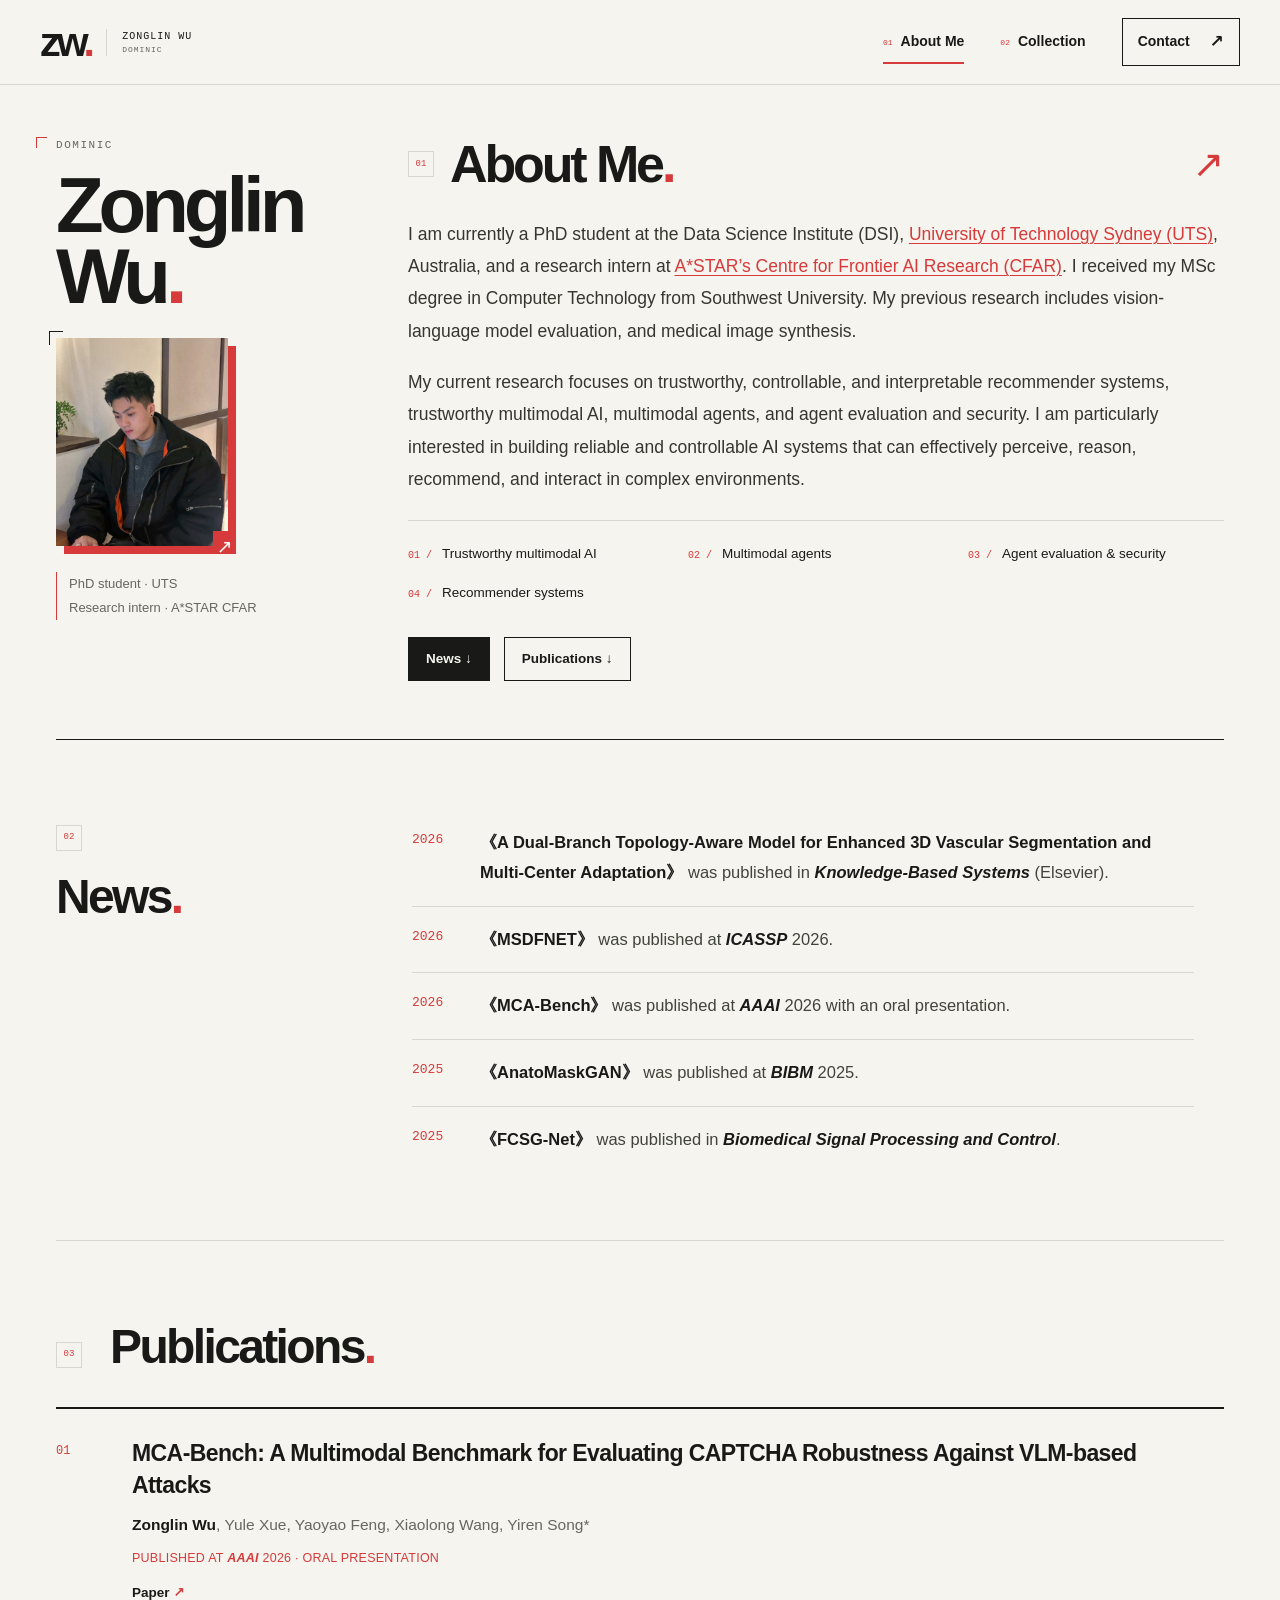
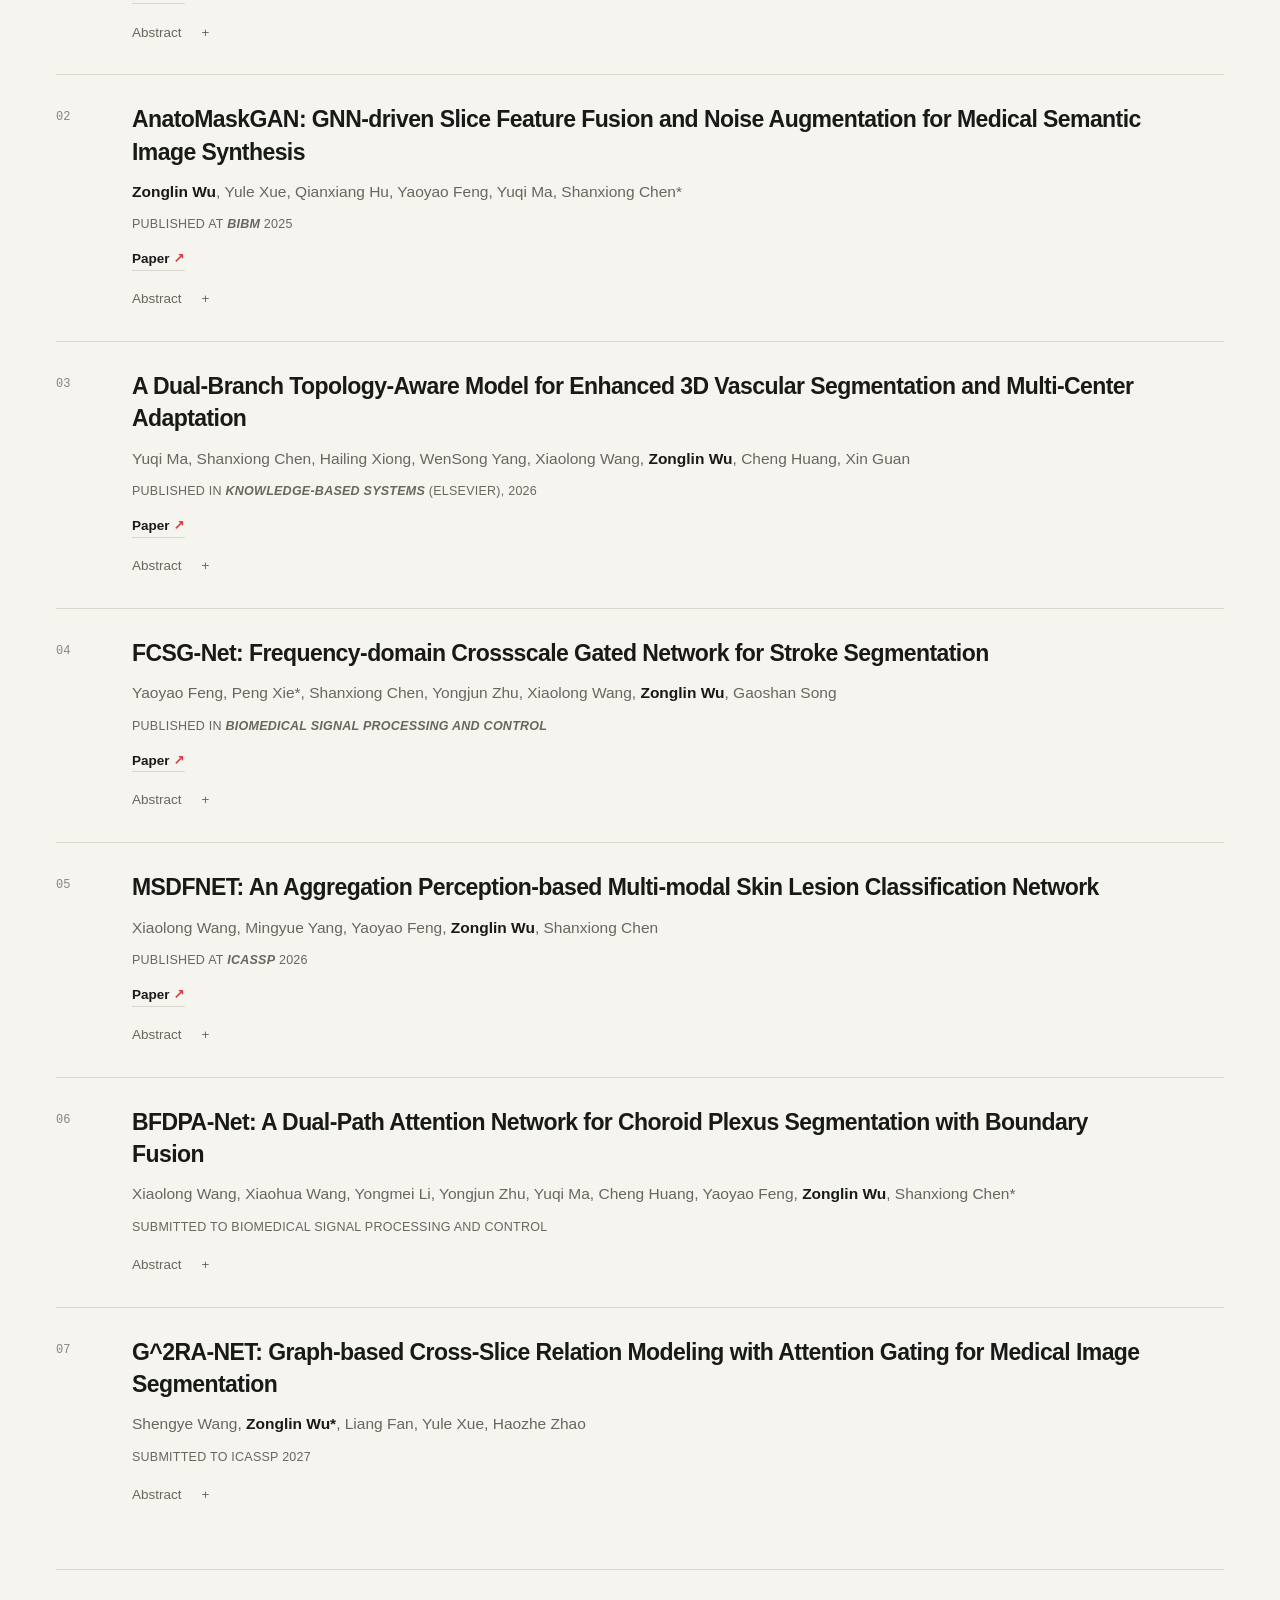
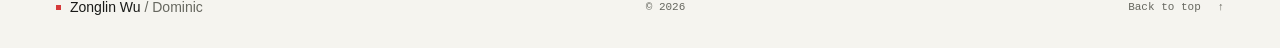
<file: index.html>
<!doctype html>
<html lang="en">
<head>
  <meta charset="utf-8" />
  <meta name="viewport" content="width=device-width, initial-scale=1" />
  <meta name="description" content="Zonglin Wu (Dominic). PhD student at UTS and research intern at A*STAR CFAR. Research and a collection of places along the way." />
  <meta name="theme-color" content="#f5f4ef" />
  <title>Zonglin Wu / Dominic — Research &amp; Collection</title>
  <script>document.documentElement.classList.add('js');</script>
  <link rel="icon" href="assets/favicon.svg" type="image/svg+xml" />
  <link rel="stylesheet" href="assets/style.css?v=affiliations" />
  <script src="assets/main.js" defer></script>
</head>
<body class="" id="top">
  <a class="skip-link" href="#main">Skip to content</a>
  <div class="reading-progress" aria-hidden="true"></div>
  <header class="site-header">
    <div class="header-inner">
      <a class="brand" href="index.html" aria-label="Zonglin Wu, home"><span class="brand-mark">zw<span>.</span></span><span class="brand-name">ZONGLIN WU<span>DOMINIC</span></span></a>
      <button class="menu-toggle" type="button" aria-expanded="false" aria-controls="site-nav"><span class="menu-lines" aria-hidden="true"></span><span class="menu-label">Menu</span></button>
      <nav class="site-nav" id="site-nav" aria-label="Main navigation">
        <a href="index.html" aria-current="page"><span class="nav-number" aria-hidden="true">01</span>About Me</a><a href="collection.html"><span class="nav-number" aria-hidden="true">02</span>Collection</a>
        <details class="contact-dropdown" id="contact-menu">
          <summary>Contact <span aria-hidden="true">↗</span></summary>
          <div class="contact-popover">
            <p class="eyebrow">CONTACT</p>
            <div class="contact-row"><span class="contact-kind">Academic</span><a href="mailto:Zonglin.Wu-1@student.uts.edu.au">Zonglin.Wu-1@student.uts.edu.au</a><button class="copy-button" type="button" data-copy="Zonglin.Wu-1@student.uts.edu.au" aria-label="Copy academic email">Copy</button></div>
            <div class="contact-row"><span class="contact-kind">Personal</span><a href="mailto:noheadwuzonglin@gmail.com">noheadwuzonglin@gmail.com</a><button class="copy-button" type="button" data-copy="noheadwuzonglin@gmail.com" aria-label="Copy personal email">Copy</button></div>
            <a class="contact-scholar" href="https://scholar.google.com/scholar?q=%22Zonglin+Wu%22" target="_blank" rel="noopener noreferrer">Google Scholar <span aria-hidden="true">↗</span></a>
          </div>
        </details>
      </nav>
    </div>
  </header>
  <main id="main">
    <section class="about-home wrap" id="about" aria-labelledby="about-title">
      <div class="profile-summary">
        <div class="profile-name"><p class="profile-alias">DOMINIC</p><h1>Zonglin<br /> Wu<span class="accent">.</span></h1></div>
        <figure class="profile-frame"><img class="profile-avatar" src="assets/profile.jpeg" width="1280" height="1707" alt="Zonglin Wu" fetchpriority="high" /><span class="profile-photo-mark" aria-hidden="true">↗</span></figure>
        <p class="profile-role">PhD student · UTS<br />Research intern · A*STAR CFAR</p>
      </div>
      <div class="about-home-copy"><div class="about-heading"><span class="section-number" aria-hidden="true">01</span><h2 id="about-title">About Me<span class="accent">.</span></h2><span class="heading-mark" aria-hidden="true">↗</span></div>
        <div class="about-body"><p>
          I am currently a PhD student at the Data Science Institute (DSI), <span class="affiliation-highlight">University of Technology Sydney (UTS)</span>, Australia, and a research intern at <span class="affiliation-highlight">A*STAR’s Centre for Frontier AI Research (CFAR)</span>. I received my MSc degree in Computer Technology from Southwest University. My previous research includes vision-language model evaluation, and medical image synthesis.
        </p>
<p>
          My current research focuses on trustworthy, controllable, and interpretable recommender systems, trustworthy multimodal AI, multimodal agents, and agent evaluation and security. I am particularly interested in building reliable and controllable AI systems that can effectively perceive, reason, recommend, and interact in complex environments.
        </p>
        <div class="focus-strip" aria-label="Research interests"><span>Trustworthy multimodal AI</span><span>Multimodal agents</span><span>Agent evaluation &amp; security</span><span>Recommender systems</span></div></div>
        <nav class="section-jump" aria-label="Research sections"><a href="#news">News ↓</a><a href="#papers">Publications ↓</a></nav>
      </div>
    </section>

    <section class="section wrap news-section" id="news" aria-labelledby="news-title">
      <div class="section-heading"><span class="section-number" aria-hidden="true">02</span><h2 id="news-title">News<span class="accent">.</span></h2></div>
      <div class="news-list" tabindex="0" role="region" aria-label="News updates"><article class="news-item important">
            <time>2026</time>
            <p><strong>《A Dual-Branch Topology-Aware Model for Enhanced 3D Vascular Segmentation and Multi-Center Adaptation》</strong> was published in <strong class="venue"><em>Knowledge-Based Systems</em></strong> (Elsevier).</p>
          </article><article class="news-item important">
            <time>2026</time>
            <p><strong>《MSDFNET》</strong> was published at <strong class="venue"><em>ICASSP</em></strong> 2026.</p>
          </article><article class="news-item important">
            <time>2026</time>
            <p><strong>《MCA-Bench》</strong> was published at <strong class="venue"><em>AAAI</em></strong> 2026 with an <i>oral presentation</i>.</p>
          </article>
        <article class="news-item">
            <time>2025</time>
            <p><strong>《AnatoMaskGAN》</strong> was published at <strong class="venue"><em>BIBM</em></strong> 2025.</p>
          </article><article class="news-item">
            <time>2025</time>
            <p><strong>《FCSG-Net》</strong> was published in <strong class="venue"><em>Biomedical Signal Processing and Control</em></strong>.</p>
          </article><article class="news-item">
            <time>2025</time>
            <p>Completed a multicenter diagnostic study on deep learning for femoral neck fracture detection and classification.</p>
          </article>
      </div>
    </section>

    <section class="section wrap papers-section" id="papers" aria-labelledby="papers-title">
      <div class="section-heading"><span class="section-number" aria-hidden="true">03</span><h2 id="papers-title">Publications<span class="accent">.</span></h2></div>
      <div class="paper-list"><article class="paper paper-featured">
            <div class="paper-no">01</div>
            <div class="paper-main">
              <h3>MCA-Bench: A Multimodal Benchmark for Evaluating CAPTCHA Robustness Against VLM-based Attacks</h3>
              <p class="authors"><strong>Zonglin Wu</strong>, Yule Xue, Yaoyao Feng, Xiaolong Wang, Yiren Song*</p>
              <p class="meta">published at <strong class="venue"><em>AAAI</em></strong> 2026 · Oral Presentation</p>
              <div class="actions">
                <a href="https://ojs.aaai.org/index.php/AAAI/article/view/41141" target="_blank" rel="noopener noreferrer">paper</a>
              </div>
              <details class="paper-abstract"><summary>Abstract <span aria-hidden="true">+</span></summary><p id="abs-1">As automated attack techniques rapidly advance, CAPTCHAs remain a critical defense mechanism against malicious bots. However, existing CAPTCHA schemes encompass a diverse range of modalities—from static distorted text and obfuscated images to interactive clicks, sliding puzzles, and logic-based questions—yet the community still lacks a unified, large-scale, multimodal benchmark to rigorously evaluate their security robustness. To address this gap, we introduce MCA-Bench, a comprehensive and reproducible benchmarking suite that integrates heterogeneous CAPTCHA types into a single evaluation protocol. Leveraging a shared vision–language model backbone, we fine-tune specialized cracking agents for each CAPTCHA category, enabling consistent, cross-modal assessments. Extensive experiments reveal that MCA-Bench effectively maps the vulnerability spectrum of modern CAPTCHA designs under varied attack settings, and—crucially—offers the first quantitative analysis of how challenge complexity, interaction depth, and model solvability interrelate. Based on these findings, we propose three actionable design principles and identify key open challenges, laying the groundwork for systematic CAPTCHA hardening, fair benchmarking, and broader community collaboration.</p></details>
            </div>
          </article><article class="paper">
            <div class="paper-no">02</div>
            <div class="paper-main">
              <h3>AnatoMaskGAN: GNN-driven Slice Feature Fusion and Noise Augmentation for Medical Semantic Image Synthesis</h3>
              <p class="authors"><strong>Zonglin Wu</strong>, Yule Xue, Qianxiang Hu, Yaoyao Feng, Yuqi Ma, Shanxiong Chen*</p>
              <p class="meta">published at <strong class="venue"><em>BIBM</em></strong> 2025</p>
              <div class="actions">
                <a href="https://ieeexplore.ieee.org/abstract/document/11356443" target="_blank" rel="noopener noreferrer">paper</a>
              </div>
              <details class="paper-abstract"><summary>Abstract <span aria-hidden="true">+</span></summary><p id="abs-2">Medical semantic-mask synthesis enhances data augmentation and analysis, yet most GAN-based methods still generate one-to-one images without maintaining spatial consistency across slices. To overcome this, we propose AnatoMaskGAN, a novel framework that embeds interslice spatial features, integrates diverse augmentation strategies, and optimizes deep feature learning for complex medical scans. Specifically, a GNN-based slice-feature fusion module models spatial relationships and aggregates contextual cues from neighboring slices, capturing anatomical structures more comprehensively. A 3D spatial noise-injection strategy fuses weighted spatial features with noise to enrich structural diversity, while a grayscale-texture classifier refines grayscale and texture representation during generation. Experiments on L2R-OASIS and L2R-Abdomen CT show that AnatoMaskGAN achieves 26.50 dB PSNR and 0.9229 SSIM on L2R-OASIS, surpassing the state of the art by 0.43 dB, and reaches 0.8602 SSIM on L2R-Abdomen CT, a 0.48-point improvement. Ablation studies confirm that removing any of the three modules degrades PSNR, SSIM, and LPIPS, verifying the effectiveness of each component in enhancing reconstruction fidelity and perceptual quality. Code is available at https://github.com/noheadwuzonglin/AnatoMaskGAN.</p></details>
            </div>
          </article><article class="paper">
            <div class="paper-no">03</div>
            <div class="paper-main">
              <h3>A Dual-Branch Topology-Aware Model for Enhanced 3D Vascular Segmentation and Multi-Center Adaptation</h3>
              <p class="authors">Yuqi Ma, Shanxiong Chen, Hailing Xiong, WenSong Yang, Xiaolong Wang, <strong>Zonglin Wu</strong>, Cheng Huang, Xin Guan</p>
              <p class="meta">published in <strong class="venue"><em>Knowledge-Based Systems</em></strong> (Elsevier), 2026</p>
              <div class="actions">
                <a href="https://www.sciencedirect.com/science/article/pii/S0950705126014310" target="_blank" rel="noopener noreferrer">paper</a>
              </div>
              <details class="paper-abstract"><summary>Abstract <span aria-hidden="true">+</span></summary><p id="abs-3">Three-dimensional (3D) vascular segmentation is essential for cerebrovascular disease diagnosis, surgical planning, and quantitative vascular analysis. However, accurate segmentation from Magnetic Resonance Angiography (MRA) remains challenging due to complex vascular topology, thin and tortuous branches, pathological morphological variations, and domain shifts caused by different imaging centers. Existing deep learning methods often focus on local voxel-wise representation and may fail to preserve global vascular connectivity or maintain stable performance across centers. To address these challenges, we propose a Dual-Branch Topology-Aware Model (DBT) for 3D vascular segmentation and multi-center adaptation. The proposed framework introduces a vascular topology-aware network to model long-range structural dependencies of vascular trees, and a dual-branch multi-frequency adaptive fusion network to jointly enhance global vessel structures and fine-branch details. Furthermore, a multi-center domain adaptation module is incorporated to learn domain-invariant representations and improve cross-center generalization. Extensive experiments on four cerebrovascular datasets, including ADAM, HH, Loch, and TubeTK, demonstrate that DBT-Base, which excludes the multi-center domain adaptation module, and the complete DBT model achieve competitive segmentation performance compared with representative 3D medical image segmentation methods under single-center and multi-center settings, respectively. Quantitative and qualitative results show that DBT improves vessel continuity, fine-branch delineation, and robustness to unseen-center data. Ablation studies further validate the contribution of each component. These findings indicate that DBT provides an effective and generalizable framework for multi-center 3D vascular segmentation. Code is available at: https://github.com/ma-yu-qi/DBT.
    </p></details>
            </div>
          </article><article class="paper">
            <div class="paper-no">04</div>
            <div class="paper-main">
              <h3>FCSG-Net: Frequency-domain Crossscale Gated Network for Stroke Segmentation</h3>
              <p class="authors">Yaoyao Feng, Peng Xie*, Shanxiong Chen, Yongjun Zhu, Xiaolong Wang, <strong>Zonglin Wu</strong>, Gaoshan Song</p>
              <p class="meta">published in <strong class="venue"><em>Biomedical Signal Processing and Control</em></strong></p>
              <div class="actions">
                <a href="https://www.sciencedirect.com/science/article/pii/S1746809425017537" target="_blank" rel="noopener noreferrer">paper</a>
              </div>
              <details class="paper-abstract"><summary>Abstract <span aria-hidden="true">+</span></summary><p id="abs-5">Accurate segmentation of stroke lesions is vital for treatment planning and prognosis evaluation. However, current deep learning-based methods still face bottlenecks in handling irregular and scattered small lesions, including limited long-range dependency modeling, loss of local details, and inadequate cross-scale fusion. Moreover, pure Transformer architectures incur high computational costs, hindering real-time clinical application. Manual delineation is also labor-intensive and subject to inter-observer variability, affecting algorithm training. To address these challenges, we propose a Frequency-domain Cross-scale Gated Network (FCSG-Net) that integrates the strengths of Convolutional Neural Networks (CNNs) and Transformers. Specifically, a Linear Aggregation Attention mechanism enables efficient global modeling while reducing attention complexity. Although the overall FLOPs of FCSG-Net are slightly higher than some lightweight models (e.g., 30G for TransUNet), they remain around 40G, achieving a favorable balance between accuracy and efficiency. The proposed Frequency-enhanced Dual Pooling Feature Enhancement (FDPFE) and Cross-scale Gated Fusion (CS-Fusion) modules dynamically optimize local details and global semantics. We systematically evaluated FCSG-Net on multimodal MRI stroke datasets (T1W, FLAIR, DWI, ADC) from ATLAS and ISLES22. Results show that FCSG-Net achieves average Dice scores of 67.94% and 72.84%, and Precision of 74.37% and 80.96% on ISLES22 and ATLAS, respectively, while maintaining high accuracy and efficiency. FCSG-Net can assist clinicians in rapidly and accurately identifying lesion boundaries, particularly for small lesions, thus providing reliable support for early stroke diagnosis and personalized treatment.</p></details>
            </div>
          </article><article class="paper">
            <div class="paper-no">05</div>
            <div class="paper-main">
              <h3>MSDFNET: An Aggregation Perception-based Multi-modal Skin Lesion Classification Network</h3>
              <p class="authors">Xiaolong Wang, Mingyue Yang, Yaoyao Feng, <strong>Zonglin Wu</strong>, Shanxiong Chen</p>
              <p class="meta">published at <strong class="venue"><em>ICASSP</em></strong> 2026</p>
              <div class="actions">
                <a href="https://ieeexplore.ieee.org/abstract/document/11463118" target="_blank" rel="noopener noreferrer">paper</a>
              </div>
              <details class="paper-abstract"><summary>Abstract <span aria-hidden="true">+</span></summary><p id="abs-6">Accurate classification of multimodal skin diseases is vital for improving patient prognosis. However, the heterogeneity of image modalities and simplicity and lack of dynamism in existing fusion methods affect diagnostic effectiveness. This paper proposes an aggregate perception-based multimodal skin lesion classification model with a three-stage progressive fusion framework: in the dual-modal interaction stage, cross-modal complementarity between dermoscopic and clinical images is achieved through collaborative feature learning; in the aggregate perception stage, dynamic fusion of multi-stage image features generates more discriminative representations; the metadata fusion module integrates clinical text and image features with dual self-attention. Experiments demonstrate that the model performs excellently in core diagnostic and all tasks, significantly outperforming advanced models and providing reliable support for clinical diagnosis.</p></details>
            </div>
          </article><article class="paper">
            <div class="paper-no">06</div>
            <div class="paper-main">
              <h3>BFDPA-Net: A Dual-Path Attention Network for Choroid Plexus Segmentation with Boundary Fusion</h3>
              <p class="authors">Xiaolong Wang, Xiaohua Wang, Yongmei Li, Yongjun Zhu, Yuqi Ma, Cheng Huang, Yaoyao Feng, <strong>Zonglin Wu</strong>, Shanxiong Chen*</p>
              <p class="meta">submitted to Biomedical Signal Processing and Control</p>
              
              <details class="paper-abstract"><summary>Abstract <span aria-hidden="true">+</span></summary><p id="abs-7">A dual-path attention network for choroid plexus segmentation with boundary fusion.</p></details>
            </div>
          </article><article class="paper">
            <div class="paper-no">07</div>
            <div class="paper-main">
              <h3>G^2RA-NET: Graph-based Cross-Slice Relation Modeling with Attention Gating for Medical Image Segmentation</h3>
              <p class="authors">Shengye Wang, <strong>Zonglin Wu*</strong>, Liang Fan, Yule Xue, Haozhe Zhao</p>
              <p class="meta">submitted to ICASSP 2027</p>
              
              <details class="paper-abstract"><summary>Abstract <span aria-hidden="true">+</span></summary><p id="abs-8">Medical image segmentation supports quantitative clinical analysis and computer-aided diagnosis. Recent methods for medical image segmentation have improved both local feature representation and volumetric context modeling. However, existing methods still strug- gle to efficiently model cross-slice relations in anisotropic volumet- ric images, limiting segmentation consistency and accuracy. This pa- per proposes G^2RA-Net, a medical image segmentation framework that combines graph-based cross-slice relation modeling with atten- tion gating. Graph-Based Slice Relationship Modeling (GSRM) cap- tures anatomical dependencies across consecutive slices by repre- senting each slice as a graph node and propagating semantic con- text through graph message passing. The Cross-Slice Attention Gate (CSAG) then selects relevant neighboring context and emphasizes target anatomical regions through attention-guided feature modula- tion. Experiments on brain MRI and abdominal CT datasets demon- strate that G^2RA-Net outperforms representative methods in seg- mentation accuracy and boundary quality. Ablation studies further validate the proposed design.</p></details>
            </div>
          </article></div>
    </section>
  </main>
  <footer class="site-footer wrap">
    <a class="footer-name" href="index.html"><span class="footer-dot" aria-hidden="true"></span>Zonglin Wu<span> / Dominic</span></a>
    <span>© <span id="year-now">2026</span></span>
    <a class="back-top" href="#top">Back to top <span aria-hidden="true">↑</span></a>
  </footer>
  <div class="toast" id="toast" role="status" aria-live="polite"></div>
</body>
</html>
</file>
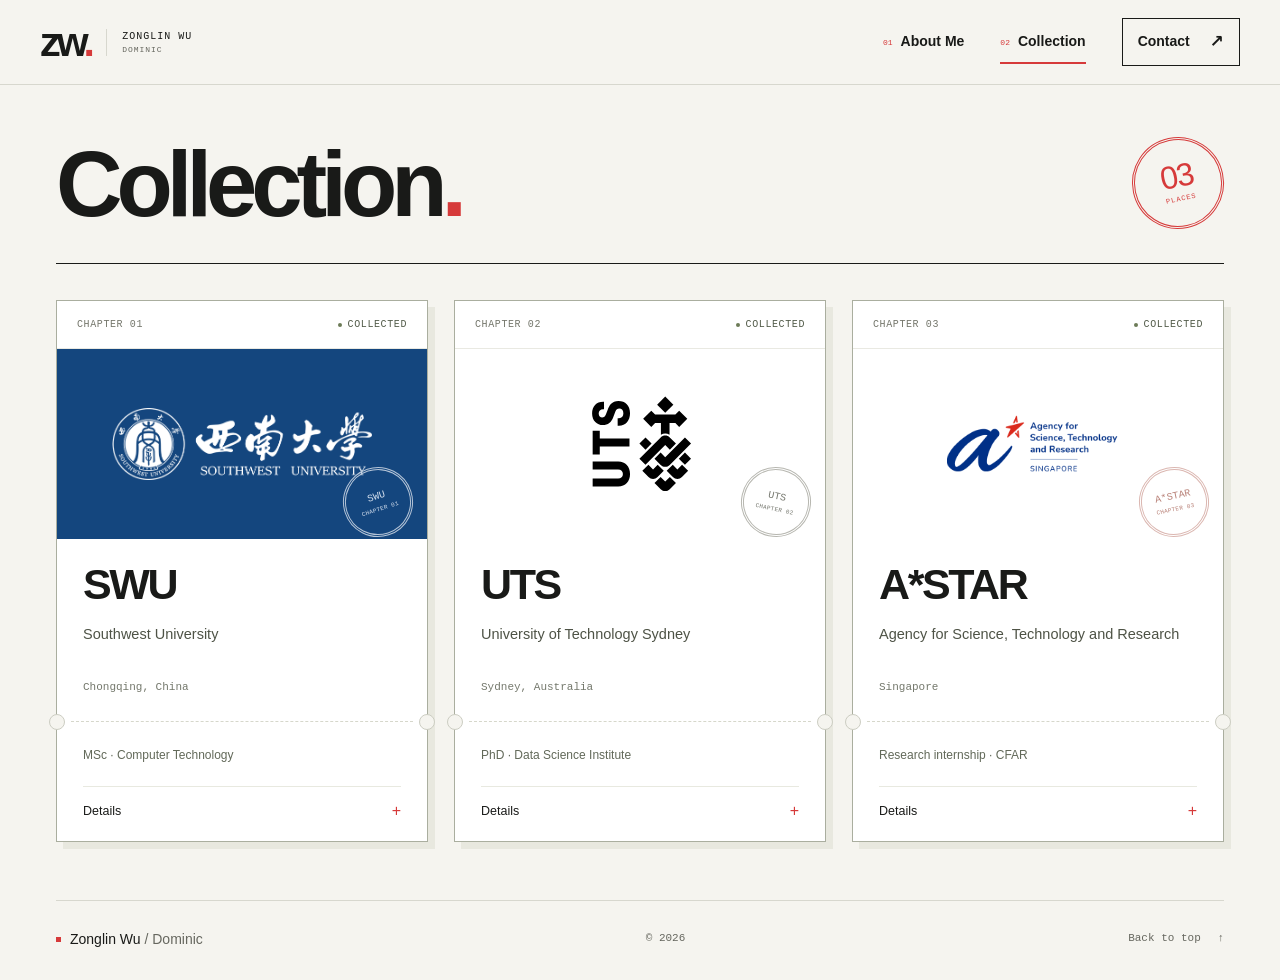
<file: collection.html>
<!doctype html>
<html lang="en">
<head>
  <meta charset="utf-8" />
  <meta name="viewport" content="width=device-width, initial-scale=1" />
  <meta name="description" content="A personal collection of chapters at Southwest University, University of Technology Sydney and A*STAR CFAR." />
  <meta name="theme-color" content="#f5f4ef" />
  <title>Collection — Zonglin Wu / Dominic</title>
  <script>document.documentElement.classList.add('js');</script>
  <link rel="icon" href="assets/favicon.svg" type="image/svg+xml" />
  <link rel="stylesheet" href="assets/style.css?v=affiliations" />
  <script src="assets/main.js" defer></script>
</head>
<body class="" id="top">
  <a class="skip-link" href="#main">Skip to content</a>
  <div class="reading-progress" aria-hidden="true"></div>
  <header class="site-header">
    <div class="header-inner">
      <a class="brand" href="index.html" aria-label="Zonglin Wu, home"><span class="brand-mark">zw<span>.</span></span><span class="brand-name">ZONGLIN WU<span>DOMINIC</span></span></a>
      <button class="menu-toggle" type="button" aria-expanded="false" aria-controls="site-nav"><span class="menu-lines" aria-hidden="true"></span><span class="menu-label">Menu</span></button>
      <nav class="site-nav" id="site-nav" aria-label="Main navigation">
        <a href="index.html"><span class="nav-number" aria-hidden="true">01</span>About Me</a><a href="collection.html" aria-current="page"><span class="nav-number" aria-hidden="true">02</span>Collection</a>
        <details class="contact-dropdown" id="contact-menu">
          <summary>Contact <span aria-hidden="true">↗</span></summary>
          <div class="contact-popover">
            <p class="eyebrow">CONTACT</p>
            <div class="contact-row"><span class="contact-kind">Academic</span><a href="mailto:Zonglin.Wu-1@student.uts.edu.au">Zonglin.Wu-1@student.uts.edu.au</a><button class="copy-button" type="button" data-copy="Zonglin.Wu-1@student.uts.edu.au" aria-label="Copy academic email">Copy</button></div>
            <div class="contact-row"><span class="contact-kind">Personal</span><a href="mailto:noheadwuzonglin@gmail.com">noheadwuzonglin@gmail.com</a><button class="copy-button" type="button" data-copy="noheadwuzonglin@gmail.com" aria-label="Copy personal email">Copy</button></div>
            <a class="contact-scholar" href="https://scholar.google.com/scholar?q=%22Zonglin+Wu%22" target="_blank" rel="noopener noreferrer">Google Scholar <span aria-hidden="true">↗</span></a>
          </div>
        </details>
      </nav>
    </div>
  </header>
  <main class="wrap collection-main" id="main">
    <section class="page-intro collection-intro" aria-labelledby="collection-title"><h1 id="collection-title">Collection<span class="accent">.</span></h1><div class="collection-seal" aria-hidden="true"><strong>03</strong><span>PLACES</span></div></section>
    <section class="passport-grid" aria-label="Institution logo collection"><article class="passport-card card-swu">
      <div class="card-top"><span>CHAPTER 01</span><span class="collected-label"><i aria-hidden="true"></i> COLLECTED</span></div>
      <div class="logo-stage"><img src="assets/logos/swu.png" alt="Southwest University logo" loading="lazy" /><span class="stamp-ring" aria-hidden="true">SWU<small>CHAPTER 01</small></span></div>
      <div class="card-heading"><span class="card-short">SWU</span><h2>Southwest University</h2><p class="card-city">Chongqing, China</p></div>
      <div class="ticket-line" aria-hidden="true"></div>
      <div class="card-bottom"><p class="card-role">MSc · Computer Technology</p><details class="chapter-details"><summary>Details <span aria-hidden="true">+</span></summary><div><p>I received my MSc degree in Computer Technology from Southwest University.</p><a href="https://www.swu.edu.cn/" target="_blank" rel="noopener noreferrer">Visit SWU <span aria-hidden="true">↗</span></a></div></details></div>
    </article><article class="passport-card card-uts">
      <div class="card-top"><span>CHAPTER 02</span><span class="collected-label"><i aria-hidden="true"></i> COLLECTED</span></div>
      <div class="logo-stage"><img src="assets/logos/uts.svg" alt="University of Technology Sydney logo" loading="lazy" /><span class="stamp-ring" aria-hidden="true">UTS<small>CHAPTER 02</small></span></div>
      <div class="card-heading"><span class="card-short">UTS</span><h2>University of Technology Sydney</h2><p class="card-city">Sydney, Australia</p></div>
      <div class="ticket-line" aria-hidden="true"></div>
      <div class="card-bottom"><p class="card-role">PhD · Data Science Institute</p><details class="chapter-details"><summary>Details <span aria-hidden="true">+</span></summary><div><p>I am a PhD student at the Data Science Institute (DSI), University of Technology Sydney, with full scholarship support from the university.</p><a href="https://www.uts.edu.au/" target="_blank" rel="noopener noreferrer">Visit UTS <span aria-hidden="true">↗</span></a></div></details></div>
    </article><article class="passport-card card-astar">
      <div class="card-top"><span>CHAPTER 03</span><span class="collected-label"><i aria-hidden="true"></i> COLLECTED</span></div>
      <div class="logo-stage"><img src="assets/logos/astar.png" alt="A*STAR logo" loading="lazy" /><span class="stamp-ring" aria-hidden="true">A*STAR<small>CHAPTER 03</small></span></div>
      <div class="card-heading"><span class="card-short">A*STAR</span><h2>Agency for Science, Technology and Research</h2><p class="card-city">Singapore</p></div>
      <div class="ticket-line" aria-hidden="true"></div>
      <div class="card-bottom"><p class="card-role">Research internship · CFAR</p><details class="chapter-details"><summary>Details <span aria-hidden="true">+</span></summary><div><p>I am a research intern at A*STAR’s Centre for Frontier AI Research (CFAR).</p><a href="https://www.a-star.edu.sg/" target="_blank" rel="noopener noreferrer">Visit A*STAR <span aria-hidden="true">↗</span></a></div></details></div>
    </article></section>
  </main>
  <footer class="site-footer wrap">
    <a class="footer-name" href="index.html"><span class="footer-dot" aria-hidden="true"></span>Zonglin Wu<span> / Dominic</span></a>
    <span>© <span id="year-now">2026</span></span>
    <a class="back-top" href="#top">Back to top <span aria-hidden="true">↑</span></a>
  </footer>
  <div class="toast" id="toast" role="status" aria-live="polite"></div>
</body>
</html>
</file>
<file: assets/style.css>
/* Zonglin Wu / Dominic — an editorial personal home. No external dependencies. */
:root {
  --bg: #f5f4ef;
  --panel: #ffffff;
  --ink: #191a18;
  --muted: #66675f;
  --faint: #85867d;
  --line: #d7d7ce;
  --soft: #eae9e2;
  --accent: #d63a3a;
  --header: rgba(245, 244, 239, .95);
  --sans: Arial, Helvetica, system-ui, sans-serif;
  --mono: "SFMono-Regular", Consolas, "Liberation Mono", monospace;
}
* { box-sizing: border-box; }
html { scroll-behavior: smooth; scroll-padding-top: 104px; }
body { margin: 0; background: var(--bg); color: var(--ink); font: 17px/1.7 var(--sans); -webkit-font-smoothing: antialiased; }
::selection { background: var(--accent); color: #fff; }
a { color: inherit; text-decoration: none; }
button, input { font: inherit; }
button { color: inherit; }
button, summary, a { -webkit-tap-highlight-color: transparent; }
button:not(:disabled), summary { cursor: pointer; }
button:disabled { cursor: default; opacity: .3; }
button { border-radius: 0; }
img { display: block; max-width: 100%; }
figure, h1, h2, h3, p { margin: 0; }
summary { list-style: none; }
summary::-webkit-details-marker { display: none; }
summary::marker { content: ""; }
:focus-visible { outline: 2px solid var(--accent); outline-offset: 5px; }
[hidden] { display: none !important; }
.wrap { width: min(1240px, calc(100% - 112px)); margin-inline: auto; }
.accent { color: var(--accent); }
.eyebrow, .small-note { font: 10px/1.6 var(--mono); letter-spacing: .12em; text-transform: uppercase; }
.eyebrow { color: var(--muted); }
.small-note { color: var(--faint); }
.sr-only { position: absolute; width: 1px; height: 1px; padding: 0; margin: -1px; overflow: hidden; clip: rect(0,0,0,0); white-space: nowrap; border: 0; }
.skip-link { position: fixed; top: 8px; left: 16px; padding: 10px 16px; background: var(--ink); color: var(--bg); transform: translateY(-150%); z-index: 100; }
.skip-link:focus { transform: translateY(0); }
.reading-progress { position: fixed; inset: 0 0 auto; height: 3px; z-index: 90; background: var(--accent); transform: scaleX(0); transform-origin: left; pointer-events: none; }

/* Navigation and contact menu. */
.site-header { position: sticky; top: 0; z-index: 40; background: var(--header); border-bottom: 1px solid var(--line); backdrop-filter: blur(16px); }
.header-inner { position: relative; width: min(1360px, calc(100% - 80px)); margin: auto; min-height: 84px; display: flex; align-items: center; justify-content: space-between; gap: 32px; }
.brand { display: inline-flex; align-items: center; gap: 15px; flex-shrink: 0; }
.brand-mark { font-size: 41px; font-weight: 900; line-height: 1; letter-spacing: -.09em; }
.brand-mark > span { color: var(--accent); }
.brand-name { font: 10px/1.5 var(--mono); letter-spacing: .1em; border-left: 1px solid var(--line); padding-left: 15px; }
.brand-name > span { display: block; color: var(--muted); font-size: 8px; letter-spacing: .12em; }
.site-nav { display: flex; align-items: center; gap: 36px; font-size: 14px; font-weight: 600; }
.site-nav > a { position: relative; padding-block: 30px; }
.nav-number { margin-right: 8px; color: var(--accent); font: 8px/1 var(--mono); vertical-align: 1px; }
.site-nav > a::after { content: ""; position: absolute; height: 2px; background: var(--accent); bottom: 20px; left: 0; right: 0; transform: scaleX(0); transform-origin: left; transition: transform .2s ease; }
.site-nav > a[aria-current="page"]::after, .site-nav > a:hover::after { transform: scaleX(1); }
.contact-dropdown { position: relative; }
.contact-dropdown > summary { display: inline-flex; align-items: center; gap: 20px; padding: 9px 15px; border: 1px solid var(--ink); transition: background .18s, color .18s; }
.contact-dropdown > summary > span { font-size: 17px; }
.contact-dropdown[open] > summary, .contact-dropdown > summary:hover { background: var(--ink); color: var(--bg); }
.contact-popover { position: absolute; top: calc(100% + 21px); right: 0; width: 398px; max-width: calc(100vw - 40px); padding: 24px; background: var(--panel); border: 1px solid var(--line); box-shadow: 8px 8px 0 var(--soft), 0 20px 50px rgba(0,0,0,.09); }
.contact-popover > .eyebrow { margin-bottom: 12px; }
.contact-row { position: relative; border-bottom: 1px solid var(--line); padding: 15px 0 18px; }
.contact-kind { display: block; margin-bottom: 4px; color: var(--muted); font: 11px var(--mono); text-transform: uppercase; letter-spacing: .08em; }
.contact-row > a { display: block; padding-right: 48px; overflow-wrap: anywhere; font-size: 13px; font-weight: 400; }
.contact-row > a:hover { text-decoration: underline; text-underline-offset: 3px; }
.copy-button { position: absolute; right: 0; top: 28px; border: 0; padding: 5px 0 5px 8px; font: 11px var(--mono); color: var(--accent); background: transparent; }
.contact-scholar { display: flex; justify-content: space-between; gap: 10px; margin-top: 20px; font-size: 13px; }
.contact-scholar:hover { color: var(--accent); }
.menu-toggle { display: none; border: 1px solid var(--line); background: transparent; padding: 10px 12px; align-items: center; gap: 10px; font: 12px var(--mono); }
.menu-lines { position: relative; width: 16px; height: 12px; border-top: 1px solid currentColor; border-bottom: 1px solid currentColor; }
.menu-lines::after { content: ""; position: absolute; height: 1px; background: currentColor; left: 0; right: 0; top: 4.5px; }

/* Editorial profile and biography share the opening view. */
.about-home { position: relative; display: grid; grid-template-columns: 270px minmax(0,1fr); align-items: start; gap: 82px; padding-block: 52px 58px; border-bottom: 1px solid var(--ink); }
.about-home::before { content: ""; position: absolute; left: -20px; top: 52px; width: 10px; height: 10px; border-top: 1px solid var(--accent); border-left: 1px solid var(--accent); }
.profile-summary { min-width: 0; }
.profile-name h1 { margin-top: 15px; font-size: clamp(62px,6.1vw,82px); line-height: .91; font-weight: 800; letter-spacing: -.065em; }
.profile-alias { color: var(--muted); font: 11px/1.6 var(--mono); letter-spacing: .14em; }
.profile-frame { position: relative; isolation: isolate; width: 172px; margin-top: 26px; }
.profile-frame::before { content: ""; position: absolute; inset: 8px -8px -8px 8px; z-index: -1; background: var(--accent); transition: transform .25s; }
.profile-frame::after { content: ""; position: absolute; left: -7px; top: -7px; width: 13px; height: 13px; border-top: 1px solid var(--ink); border-left: 1px solid var(--ink); }
.profile-frame:hover::before { transform: translate(2px,2px); }
.profile-avatar { width: 172px; height: 208px; object-fit: cover; object-position: 50% 38%; }
.profile-photo-mark { position: absolute; bottom: -8px; right: -8px; width: 23px; height: 23px; display: grid; place-items: center; color: #fff; background: var(--accent); font-size: 19px; }
.profile-role { color: var(--muted); font-size: 13px; line-height: 1.85; margin-top: 26px; padding-left: 12px; border-left: 1px solid var(--accent); }
.about-heading { display: flex; align-items: center; gap: 16px; margin-bottom: 26px; }
.section-number { display: inline-grid; place-items: center; width: 26px; height: 26px; flex-shrink: 0; border: 1px solid var(--line); color: var(--accent); font: 9px/1 var(--mono); }
.about-heading h2 { flex: 1; font-size: 52px; line-height: 1.05; font-weight: 600; letter-spacing: -.06em; }
.heading-mark { color: var(--accent); font: 38px/1 var(--sans); }
.about-home .about-body > p { font-size: 17.5px; line-height: 1.85; margin-bottom: 19px; }
.section { display: grid; grid-template-columns: 280px minmax(0, 1fr); gap: 76px; padding-block: 80px; border-bottom: 1px solid var(--line); }
.section-heading > .eyebrow { margin-bottom: 20px; }
.section h2 { font-size: 48px; line-height: 1.07; font-weight: 600; letter-spacing: -.055em; }
.section-heading > .section-number { margin-bottom: 20px; }
.section-jump { display: flex; flex-wrap: wrap; gap: 14px; margin-top: 26px; font: 600 13.5px/1.5 var(--sans); }
.section-jump > a { border: 1px solid var(--ink); padding: 11px 17px; transition: color .18s, background .18s; }
.section-jump > a:first-child { background: var(--ink); color: var(--bg); }
.section-jump > a:hover { color: #fff; background: var(--accent); border-color: var(--accent); }
.about-body > p { font-size: 17.5px; line-height: 1.85; margin-bottom: 20px; color: #35372f; }
.about-body .affiliation-highlight { color: var(--accent); text-decoration-line: underline; text-decoration-color: currentColor; text-underline-offset: .18em; text-decoration-thickness: 1px; }
.focus-strip { display: grid; grid-template-columns: repeat(auto-fit,minmax(min(100%,230px),1fr)); gap: 3px 24px; margin-top: 24px; padding-top: 15px; border-top: 1px solid var(--line); counter-reset: interest; }
.focus-strip > span { display: flex; align-items: baseline; gap: 10px; font: 500 13.5px/1.65 var(--sans); padding: 7px 0; }
.focus-strip > span::before { counter-increment: interest; content: counter(interest,decimal-leading-zero) " /"; color: var(--accent); font: 10px/1.6 var(--mono); white-space: nowrap; }
.news-section .small-note { display: block; margin-top: 22px; }
.news-item { display: grid; grid-template-columns: 48px minmax(0,1fr); gap: 20px; padding: 18px 0; border-bottom: 1px solid var(--line); }
.news-item:first-child { padding-top: 0; }
.news-item time { color: var(--accent); font: 13px/1.9 var(--mono); }
.news-item p { font-size: 16.5px; line-height: 1.8; color: #41443a; }
.news-item strong { color: var(--ink); font-weight: 600; }
.news-item i { font-style: normal; }
.news-item .venue, .meta .venue { font-weight: 700; font-style: italic; }
.news-list { height: 340px; overflow-y: scroll; overflow-x: hidden; padding: 8px 20px 8px 0; scrollbar-gutter: stable; scrollbar-width: thin; scrollbar-color: var(--accent) var(--soft); overscroll-behavior-y: contain; }
.news-list .news-item:last-child { border-bottom: 0; }
.news-list::-webkit-scrollbar { width: 8px; }
.news-list::-webkit-scrollbar-track { background: var(--soft); }
.news-list::-webkit-scrollbar-thumb { background: var(--accent); border: 2px solid var(--soft); min-height: 38px; }
.news-list::-webkit-scrollbar-thumb:hover { background: var(--ink); }
.papers-section { display: block; padding-bottom: 32px; border-bottom: 0; }
.papers-section > .section-heading { display: flex; flex-wrap: wrap; align-items: flex-end; gap: 12px 28px; margin-bottom: 34px; }
.papers-section > .section-heading > .eyebrow { flex-basis: 100%; margin-bottom: 4px; }
.papers-section h2 { flex: 1; }
.papers-section > .section-heading > .section-number { margin-bottom: 5px; }
.paper { display: grid; grid-template-columns: 48px minmax(0,1fr); gap: 28px; padding: 28px 0; border-top: 1px solid var(--line); transition: background .2s, box-shadow .2s; }
.paper:hover { background: rgba(255,255,255,.62); box-shadow: inset 2px 0 var(--accent); }
.paper:hover .paper-no { color: var(--accent); }
.paper-featured { border-top: 2px solid var(--ink); }
.paper-no { color: var(--faint); font: 12px/2.4 var(--mono); }
.paper-featured .paper-no { color: var(--accent); }
.paper h3 { font-size: 23px; line-height: 1.4; letter-spacing: -.025em; font-weight: 600; max-width: 1020px; }
.authors { font-size: 15.5px; line-height: 1.85; color: var(--muted); margin-top: 10px; }
.authors strong { color: var(--ink); font-weight: 600; }
.meta { font: 500 12.5px/1.75 var(--sans); text-transform: uppercase; letter-spacing: .02em; margin-top: 8px; color: var(--muted); }
.paper-featured .meta { color: var(--accent); }
.actions { display: inline-flex; gap: 14px; margin-top: 12px; }
.actions > a { font: 600 13.5px/1.6 var(--sans); text-transform: capitalize; border-bottom: 1px solid var(--line); }
.actions > a::after { content: " ↗"; color: var(--accent); }
.actions > a:hover { border-color: var(--accent); }
.paper-abstract { margin-top: 11px; }
.paper-abstract > summary { display: inline-flex; align-items: center; gap: 20px; font: 500 13.5px/1.6 var(--sans); color: var(--muted); }
.paper-abstract[open] > summary { color: var(--accent); }
.paper-abstract[open] > summary > span { transform: rotate(45deg); }
.paper-abstract > p { font-size: 16px; line-height: 1.85; padding: 20px 24px; margin-top: 14px; background: var(--soft); border-left: 2px solid var(--accent); color: #41443a; overflow-wrap: anywhere; }

/* Page headings. */
.page-intro { display: flex; justify-content: space-between; align-items: end; gap: 28px; padding-block: 52px 34px; border-bottom: 1px solid var(--line); margin-bottom: 24px; }
.page-intro .eyebrow { margin-bottom: 30px; }
.page-intro h1 { font-size: clamp(58px,7.2vw,98px); font-weight: 600; letter-spacing: -.065em; line-height: .96; }

/* Collection: the actual institution marks, framed as collected passport tickets. */
.collection-main { padding-bottom: 58px; }
.collection-intro { border-bottom-color: var(--ink); margin-bottom: 36px; }
.collection-seal { width: 92px; height: 92px; border: 3px double var(--accent); border-radius: 50%; display: flex; flex-direction: column; align-items: center; justify-content: center; color: var(--accent); transform: rotate(-12deg); flex-shrink: 0; }
.collection-seal strong { font: 32px/1 var(--sans); letter-spacing: -.04em; }
.collection-seal > span { font: 7px/2 var(--mono); letter-spacing: .14em; }
.passport-grid { display: grid; grid-template-columns: repeat(3,minmax(0,1fr)); gap: 26px; align-items: start; }
.passport-card { background: #fff; border: 1px solid #aaae9f; box-shadow: 7px 7px 0 #e8e8df; transition: transform .25s ease, box-shadow .25s ease; min-width: 0; position: relative; }
.passport-card:hover { transform: translateY(-6px); box-shadow: 10px 13px 0 #e5e5dc; }
.card-top { display: flex; justify-content: space-between; align-items: center; gap: 12px; padding: 18px 20px; border-bottom: 1px solid #e9e9e2; color: #74766b; font: 10px var(--mono); letter-spacing: .06em; }
.collected-label { display: flex; align-items: center; gap: 6px; color: #525b49; }
.collected-label > i { width: 4px; height: 4px; background: #6c7b57; border-radius: 50%; }
.logo-stage { height: 190px; display: flex; align-items: center; justify-content: center; padding: 30px; position: relative; }
.logo-stage > img { width: 182px; max-height: 108px; object-fit: contain; }
.card-swu .logo-stage { background: #14467e; }
.card-swu .logo-stage > img { width: 260px; }
.card-swu .stamp-ring { border-color: #b4c4d7; color: #d6e1ef; }
.card-uts .logo-stage > img { width: 164px; max-height: 150px; }
.card-astar .logo-stage > img { width: 194px; }
.stamp-ring { position: absolute; right: 14px; bottom: 2px; width: 70px; height: 70px; border: 3px double #aeb7a0; border-radius: 50%; display: flex; flex-direction: column; justify-content: center; align-items: center; font: 10px/1.6 var(--mono); color: #737e65; transform: rotate(-18deg); pointer-events: none; }
.stamp-ring small { font-size: 6px; letter-spacing: .04em; }
.card-uts .stamp-ring { border-color: #b7b7b0; color: #74766d; transform: rotate(12deg); }
.card-astar .stamp-ring { border-color: #dbb7b1; color: #b88077; transform: rotate(-12deg); }
.card-heading { padding: 24px 26px 25px; min-height: 170px; }
.card-short { font-size: 43px; font-weight: 600; line-height: 1; letter-spacing: -.055em; }
.card-heading h2 { font-size: 14.5px; font-weight: 400; line-height: 1.6; color: #4e5346; margin-top: 14px; min-height: 46px; }
.card-city { font: 11px/1.6 var(--mono); color: #74786c; margin-top: 10px; }
.ticket-line { height: 1px; border-top: 1px dashed #d6d7cb; position: relative; margin-inline: 14px; }
.ticket-line::before, .ticket-line::after { content: ""; position: absolute; top: -8px; width: 14px; height: 14px; background: var(--bg); border: 1px solid #cccdc2; border-radius: 50%; }
.ticket-line::before { left: -22px; }
.ticket-line::after { right: -22px; }
.card-bottom { padding: 24px 26px 21px; }
.card-role { font: 12px/1.65 var(--sans); color: #626959; }
.chapter-details { margin-top: 20px; border-top: 1px solid #e8e9e0; }
.chapter-details > summary { display: flex; align-items: center; justify-content: space-between; gap: 20px; padding-top: 15px; font: 12.5px var(--sans); }
.chapter-details > summary > span { color: var(--accent); font-size: 16px; }
.chapter-details[open] > summary > span { transform: rotate(45deg); }
.chapter-details > div { padding-top: 16px; }
.chapter-details p { font-size: 14px; line-height: 1.85; color: #666c5c; }
.chapter-details a { display: inline-block; margin-top: 12px; font: 12px var(--sans); border-bottom: 1px solid #deded5; }
.chapter-details a:hover { color: var(--accent); }

.site-footer { padding-block: 28px 32px; border-top: 1px solid var(--line); display: flex; justify-content: space-between; align-items: center; gap: 24px; color: var(--muted); font: 11px/1.7 var(--mono); }
.footer-name { color: var(--ink); font: 14px var(--sans); }
.footer-name > span { color: var(--muted); }
.footer-dot { display: inline-block; width: 5px; height: 5px; margin-right: 9px; background: var(--accent); vertical-align: 2px; }
.back-top:hover { color: var(--accent); }
.back-top > span { margin-left: 10px; }
.toast { position: fixed; left: 50%; bottom: 26px; z-index: 100; transform: translate(-50%,20px); opacity: 0; pointer-events: none; max-width: calc(100% - 32px); background: var(--ink); color: var(--bg); border: 1px solid var(--line); padding: 12px 20px; font: 11px/1.6 var(--mono); text-align: center; overflow-wrap: anywhere; transition: opacity .18s, transform .18s; }
.toast.is-visible { opacity: 1; transform: translate(-50%,0); }

@media (max-width: 1100px) {
  .about-home { grid-template-columns: 240px minmax(0,1fr); gap: 56px; }
  .wrap { width: calc(100% - 80px); }
  .section { grid-template-columns: 225px minmax(0,1fr); gap: 48px; }
  .passport-grid { gap: 20px; }
  .card-heading, .card-bottom { padding-inline: 20px; }
  .card-top { padding-inline: 14px; font-size: 9px; }
  .card-role { font-size: 11.5px; }
}
@media (max-width: 900px) {
  .about-home { grid-template-columns: 210px minmax(0,1fr); gap: 40px; }
  .profile-name h1 { font-size: 62px; }
  .about-heading { gap: 12px; }
  .about-heading h2 { font-size: 44px; }
  .heading-mark { font-size: 30px; }
  .brand-name { display: none; }
  .section { grid-template-columns: 1fr; gap: 30px; padding-block: 58px; }
  .section h2 { font-size: 38px; }
  .section-heading > .eyebrow { margin-bottom: 14px; }
  .section-jump { margin-top: 20px; }
  .news-section .small-note { margin-top: 14px; }
  .passport-grid { grid-template-columns: repeat(2,minmax(0,1fr)); gap: 28px; }
  .card-heading, .card-bottom { padding-inline: 26px; }
  .card-top { padding-inline: 20px; font-size: 10px; }
  .card-role { font-size: 12px; }
  .page-intro { padding-block: 38px 28px; }
  .page-intro h1 { font-size: 68px; }
  .collection-seal { width: 78px; height: 78px; }
  .collection-seal strong { font-size: 27px; }
}
@media (max-width: 680px) {
  .about-home { grid-template-columns: 1fr; gap: 32px; padding-block: 30px 40px; }
  .about-home::before { left: -10px; top: 28px; width: 6px; height: 6px; }
  .profile-summary { display: grid; grid-template-columns: minmax(0,1fr) 104px; align-items: center; gap: 14px 18px; }
  .profile-name { grid-column: 1; grid-row: 1; }
  .profile-name h1 { margin-top: 8px; font-size: clamp(30px,6vw,40px); line-height: 1.05; }
  .profile-name h1 br { display: none; }
  .profile-alias { font-size: 10px; }
  .profile-frame { grid-column: 2; grid-row: 1 / span 2; width: 104px; margin-top: 0; }
  .profile-avatar { width: 104px; height: 126px; }
  .profile-photo-mark { width: 20px; height: 20px; font-size: 16px; }
  .profile-role { grid-column: 1; grid-row: 2; font-size: 11.5px; margin-top: 0; padding-left: 9px; }
  .about-heading { gap: 12px; margin-bottom: 20px; }
  .about-heading h2 { font-size: 40px; }
  .heading-mark { font-size: 28px; }
  .section-number { width: 24px; height: 24px; font-size: 8px; }
  .about-home .about-body > p { font-size: 16.5px; line-height: 1.85; }
  html { scroll-padding-top: 94px; }
  .wrap { width: calc(100% - 40px); }
  .header-inner { width: calc(100% - 40px); min-height: 72px; flex-wrap: wrap; gap: 0; }
  .brand-mark { font-size: 35px; }
  .brand-name { display: inline; font-size: 8px; }
  .brand-name > span { font-size: 7px; }
  .js .menu-toggle { display: inline-flex; }
  .site-nav { flex-basis: 100%; gap: 22px; flex-wrap: wrap; font-size: 13px; padding-bottom: 15px; }
  .site-nav > a { padding-block: 14px; }
  .nav-number { display: none; }
  .site-nav > a::after { bottom: 7px; }
  .js .site-nav { display: none; position: absolute; top: 100%; left: -20px; right: -20px; background: var(--bg); border-bottom: 1px solid var(--line); padding: 15px 20px 22px; box-shadow: 0 12px 16px rgba(0,0,0,.05); }
  .js .site-nav.is-open { display: flex; }
  .site-nav > a { flex: 1; }
  .contact-dropdown { flex-basis: 100%; }
  .contact-dropdown > summary { display: flex; justify-content: space-between; padding: 10px 14px; }
  .contact-popover { position: static; width: 100%; max-width: none; margin-top: 10px; box-shadow: none; padding: 20px; }
  .contact-row > a { font-size: 12.5px; }
  .section { padding-block: 48px; gap: 26px; }
  .section h2 { font-size: 34px; }
  .about-body > p { font-size: 16.5px; line-height: 1.85; }
  .focus-strip > span { font-size: 13px; }
  .news-item { grid-template-columns: 38px minmax(0,1fr); gap: 12px; }
  .news-item p { font-size: 16px; }
  .news-list { height: 320px; padding-right: 12px; }
  .papers-section > .section-heading { margin-bottom: 28px; }
  .papers-section > .section-heading > .small-note { flex-basis: 100%; font-size: 8px; }
  .paper { grid-template-columns: 26px minmax(0,1fr); gap: 13px; padding-block: 25px; }
  .paper-no { font-size: 11px; }
  .paper h3 { font-size: 20px; line-height: 1.45; }
  .authors { font-size: 14.5px; }
  .meta { font-size: 12px; }
  .paper-abstract > p { font-size: 15.5px; padding: 16px; }
  .page-intro { padding-block: 32px 26px; gap: 16px; }
  .page-intro .eyebrow { font-size: 8px; margin-bottom: 24px; }
  .page-intro h1 { font-size: 48px; }
  .collection-intro { margin-bottom: 28px; }
  .collection-intro h1 { font-size: clamp(40px,9vw,60px); }
  .collection-seal { width: 64px; height: 64px; border-width: 2px; }
  .collection-seal strong { font-size: 22px; }
  .collection-seal > span { font-size: 6px; }
  .passport-grid { grid-template-columns: 1fr; gap: 28px; max-width: 440px; margin-inline: auto; }
  .card-heading { min-height: 0; padding-top: 20px; }
  .card-heading h2 { min-height: 0; }
  .logo-stage { height: 172px; }
  .site-footer { flex-wrap: wrap; gap: 16px; padding-block: 24px; font-size: 10px; }
  .site-footer > span { order: 3; flex-basis: 100%; }
  .back-top { margin-left: auto; }
}
@media (max-width: 420px) {
  .focus-strip { grid-template-columns: 1fr; gap: 0; }
}
@media (prefers-reduced-motion: reduce) {
  html { scroll-behavior: auto; }
  *, *::before, *::after { animation-duration: .01ms !important; animation-delay: 0ms !important; transition-duration: .01ms !important; }
}
@media print {
  .news-list { height: auto; overflow: visible; padding: 0; }
  .about-home { display: block; padding-block: 20px; }
  .about-home::before { display: none; }
  .profile-frame { display: none; }
  .profile-name h1 { margin-top: 0; font-size: 28px; }
  .profile-name h1 br { display: none; }
  .profile-summary { margin-bottom: 20px; }
  .about-heading h2 { font-size: 22px; }
  .site-header, .profile-avatar, .site-footer, .reading-progress, .toast, .section-jump { display: none; }
  body { background: #fff; color: #000; font-size: 10pt; }
  .wrap { width: 100%; }
  .section { display: block; padding-block: 20px; }
  .section h2 { font-size: 22px; margin-bottom: 16px; }
  .paper { break-inside: avoid; gap: 12px; padding-block: 18px; }
  .paper h3 { font-size: 13pt; }
  .authors, .about-body > p, .news-item p { font-size: 10pt; }
}
</file>
